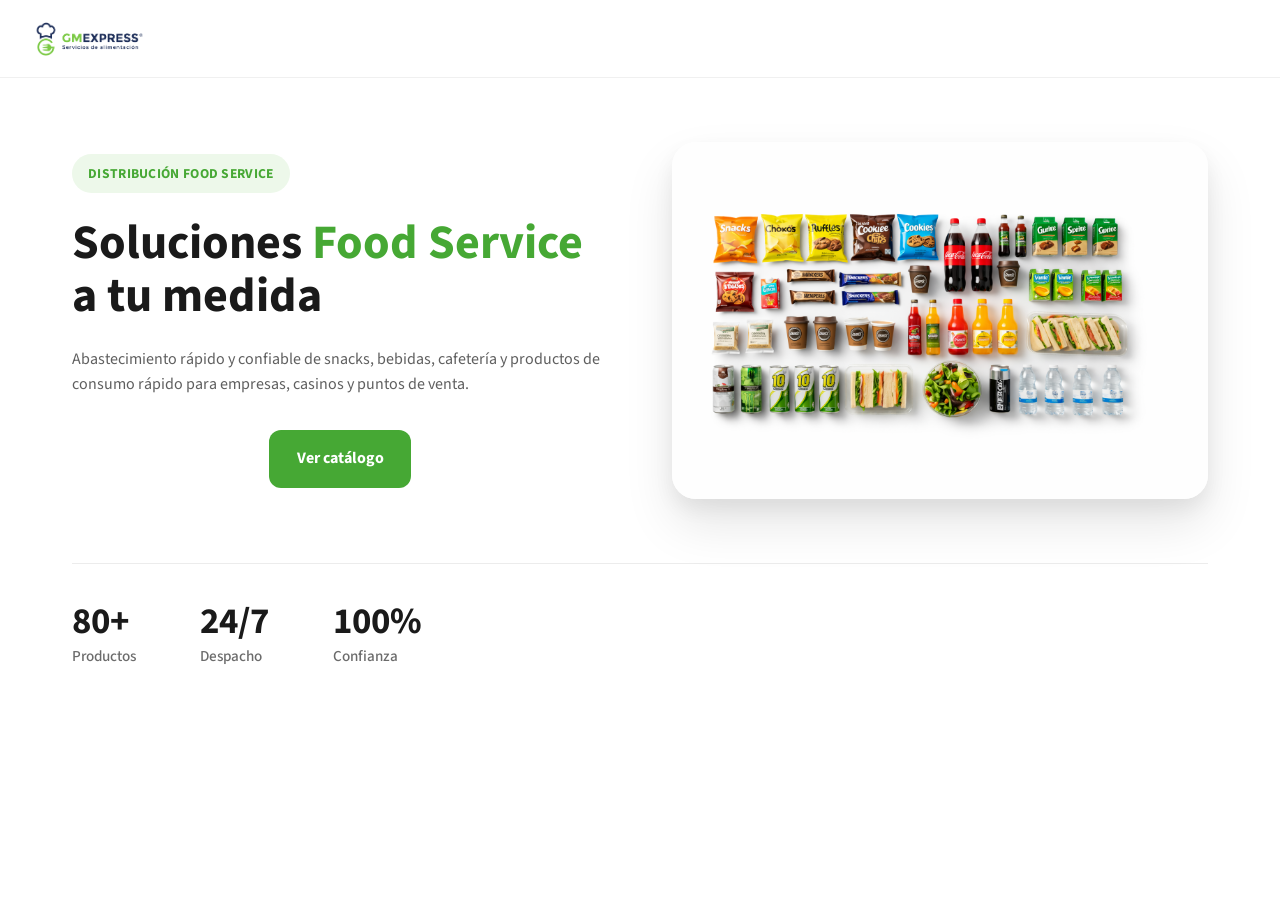
<file: index.html>
<!DOCTYPE html>
<html lang="es">
<head>
  <meta charset="UTF-8" />
  <meta name="viewport" content="width=device-width, initial-scale=1.0" />
  <title>GMEXPRESS — Food Service</title>

  <link rel="preconnect" href="https://fonts.googleapis.com" />
  <link rel="preconnect" href="https://fonts.gstatic.com" crossorigin />
  <link href="https://fonts.googleapis.com/css2?family=Source+Sans+3:wght@400;500;600;700&display=swap" rel="stylesheet" />

  <style>
    *{
      margin:0;
      padding:0;
      box-sizing:border-box;
    }

    body{
      font-family:"Source Sans 3",sans-serif;
      background:#fff;
      color:#1a1a1a;
      line-height:1.6;
    }

    /* =========================
       NAVBAR
    ========================= */

    .navbar{
      width:100%;
      display:flex;
      align-items:center;
      justify-content:space-between;
      padding:1rem 2rem;
      background:#fff;
      border-bottom:1px solid #f0f0f0;
      position:sticky;
      top:0;
      z-index:100;
    }

    .navbar-brand{
      display:flex;
      align-items:center;
      gap:1.2rem;
      text-decoration:none;
    }

    .navbar-logo{
      height:45px;
      width:auto;
      object-fit:contain;
    }

    .navbar-brand-circle{
      width:42px;
      height:42px;
      border-radius:50%;
      background:linear-gradient(135deg,#1d3f8f,#46a834);
      color:#fff;
      display:flex;
      align-items:center;
      justify-content:center;
      font-weight:700;
      font-size:1.1rem;
    }

    .navbar-brand-text-main{
      color:#1d3f8f;
      font-weight:700;
      font-size:1.2rem;
      line-height:1;
    }

    .navbar-brand-text-sub{
      color:#46a834;
      font-size:.7rem;
      letter-spacing:.5px;
      font-weight:600;
    }

    .navbar-menu{
      display:flex;
      gap:2rem;
    }

    .navbar-menu a{
      text-decoration:none;
      color:#333;
      font-weight:600;
      transition:.2s;
    }

    .navbar-menu a:hover{
      color:#46a834;
    }

    .btn-pedido{
      border:none;
      background:#1d3f8f;
      color:#fff;
      padding:.8rem 1.4rem;
      border-radius:10px;
      font-weight:600;
      cursor:pointer;
      transition:.25s;
    }

    .btn-pedido:hover{
      background:#163170;
    }

    /* =========================
       HERO
    ========================= */

    .hero{
      max-width:1200px;
      margin:auto;
      padding:4rem 2rem;
      display:grid;
      grid-template-columns:1fr 1fr;
      align-items:center;
      gap:4rem;
    }

    .hero-content{
      display:flex;
      flex-direction:column;
      gap:1.5rem;
    }

    .hero-badge{
      width:fit-content;
      padding:.55rem 1rem;
      border-radius:999px;
      background:#edf8ea;
      color:#46a834;
      font-weight:700;
      font-size:.85rem;
      letter-spacing:.3px;
    }

    .hero-title{
      font-size:3rem;
      line-height:1.1;
      font-weight:700;
    }

    .hero-title-accent{
      color:#46a834;
    }

    .hero-description{
      color:#5f5f5f;
      font-size:1rem;
      max-width:550px;
    }

    .hero-buttons{
      display:flex;
      gap:1rem;
      margin-top:.5rem;
      justify-content: center;
    }

    .btn-primary{
      text-decoration:none;
      background:#46a834;
      color:#fff;
      padding:1rem 1.7rem;
      border-radius:12px;
      font-weight:700;
      transition:.25s;
    }

    .btn-primary:hover{
      background:#3b8f2d;
      transform:translateY(-2px);
    }

    .btn-secondary{
      text-decoration:none;
      border:2px solid #1d3f8f;
      color:#1d3f8f;
      padding:1rem 1.7rem;
      border-radius:12px;
      font-weight:700;
      transition:.25s;
    }

    .btn-secondary:hover{
      background:#1d3f8f;
      color:#fff;
    }

    /* =========================
       IMAGE
    ========================= */

    .hero-image-wrap{
      position:relative;
      display:flex;
      justify-content:center;
      align-items:center;
    }

    .hero-image-bg{
      position:absolute;
      inset:20px;
      background:linear-gradient(135deg,#eef8ff,#edf8ea);
      border-radius:28px;
      filter:blur(10px);
      opacity:.9;
      z-index:-1;
    }

    .hero-image{
      width:100%;
      max-width:540px;
      border-radius:24px;
      display:block;
      object-fit:cover;

      box-shadow:
        0 25px 50px rgba(0,0,0,.10),
        0 10px 20px rgba(0,0,0,.06);
    }

    /* =========================
       STATS
    ========================= */

    .stats-wrapper{
      max-width:1200px;
      margin:auto;
      padding:0 2rem 4rem;
    }

    .stats{
      display:flex;
      gap:4rem;
      align-items:flex-start;
      border-top:1px solid #ececec;
      padding-top:2.5rem;
    }

    .stat-card{
      display:flex;
      flex-direction:column;
      gap:.2rem;
    }

    .stat-icon{
      font-size:1.2rem;
      margin-bottom:.3rem;
    }

    .stat-number{
      font-size:2.3rem;
      font-weight:700;
      line-height:1;
      color:#1a1a1a;
    }

    .stat-label{
      color:#6b6b6b;
      font-size:.95rem;
      font-weight:500;
    }

    /* =========================
       RESPONSIVE
    ========================= */

    @media(max-width:900px){

      .hero{
        grid-template-columns:1fr;
        text-align:center;
      }

      .hero-content{
        align-items:center;
      }

      .hero-description{
        max-width:100%;
      }

      .stats{
        justify-content:center;
        flex-wrap:wrap;
      }

      .navbar-menu{
        display:none;
      }
    }

    @media(max-width:600px){

      .hero{
        padding:2.5rem 1.2rem;
      }

      .hero-title{
        font-size:2.1rem;
      }

      .hero-buttons{
        width:100%;
        flex-direction:column;
      }

      .btn-primary,
      .btn-secondary{
        width:100%;
      }

      .stats{
        gap:2rem;
      }

      .stat-number{
        font-size:1.8rem;
      }
    }

  </style>
</head>

<body>

  <!-- NAVBAR -->

  <nav class="navbar">

    <a href="index.html" class="navbar-brand">

      <img src="Logo-horizontal.png" alt="GMEXPRESS Logo" class="navbar-logo" />
    </a>

  </nav>

  <!-- HERO -->

  <section class="hero">

    <div class="hero-content">

      <div class="hero-badge">
        DISTRIBUCIÓN FOOD SERVICE
      </div>

      <h1 class="hero-title">
        Soluciones
        <span class="hero-title-accent">Food Service</span>
        a tu medida
      </h1>

      <p class="hero-description">
        Abastecimiento rápido y confiable de snacks, bebidas, cafetería y productos de consumo rápido para empresas, casinos y puntos de venta.
      </p>

      <div class="hero-buttons">

        <a href="Catalogo.html" class="btn-primary">
          Ver catálogo 
        </a>
      </div>

    </div>

    <div class="hero-image-wrap">

      <div class="hero-image-bg"></div>

      <img
        src="foto_home.png"
        alt="Productos GMEXPRESS"
        class="hero-image"
      />

    </div>

  </section>

  <!-- STATS -->

  <div class="stats-wrapper">

    <section class="stats">

      <div class="stat-card">
        <div class="stat-number">80+</div>
        <div class="stat-label">Productos</div>
      </div>

      <div class="stat-card">
        <div class="stat-number">24/7</div>
        <div class="stat-label">Despacho</div>
      </div>

      <div class="stat-card">
        <div class="stat-number">100%</div>
        <div class="stat-label">Confianza</div>
      </div>

    </section>

  </div>

</body>
</html>
</file>
